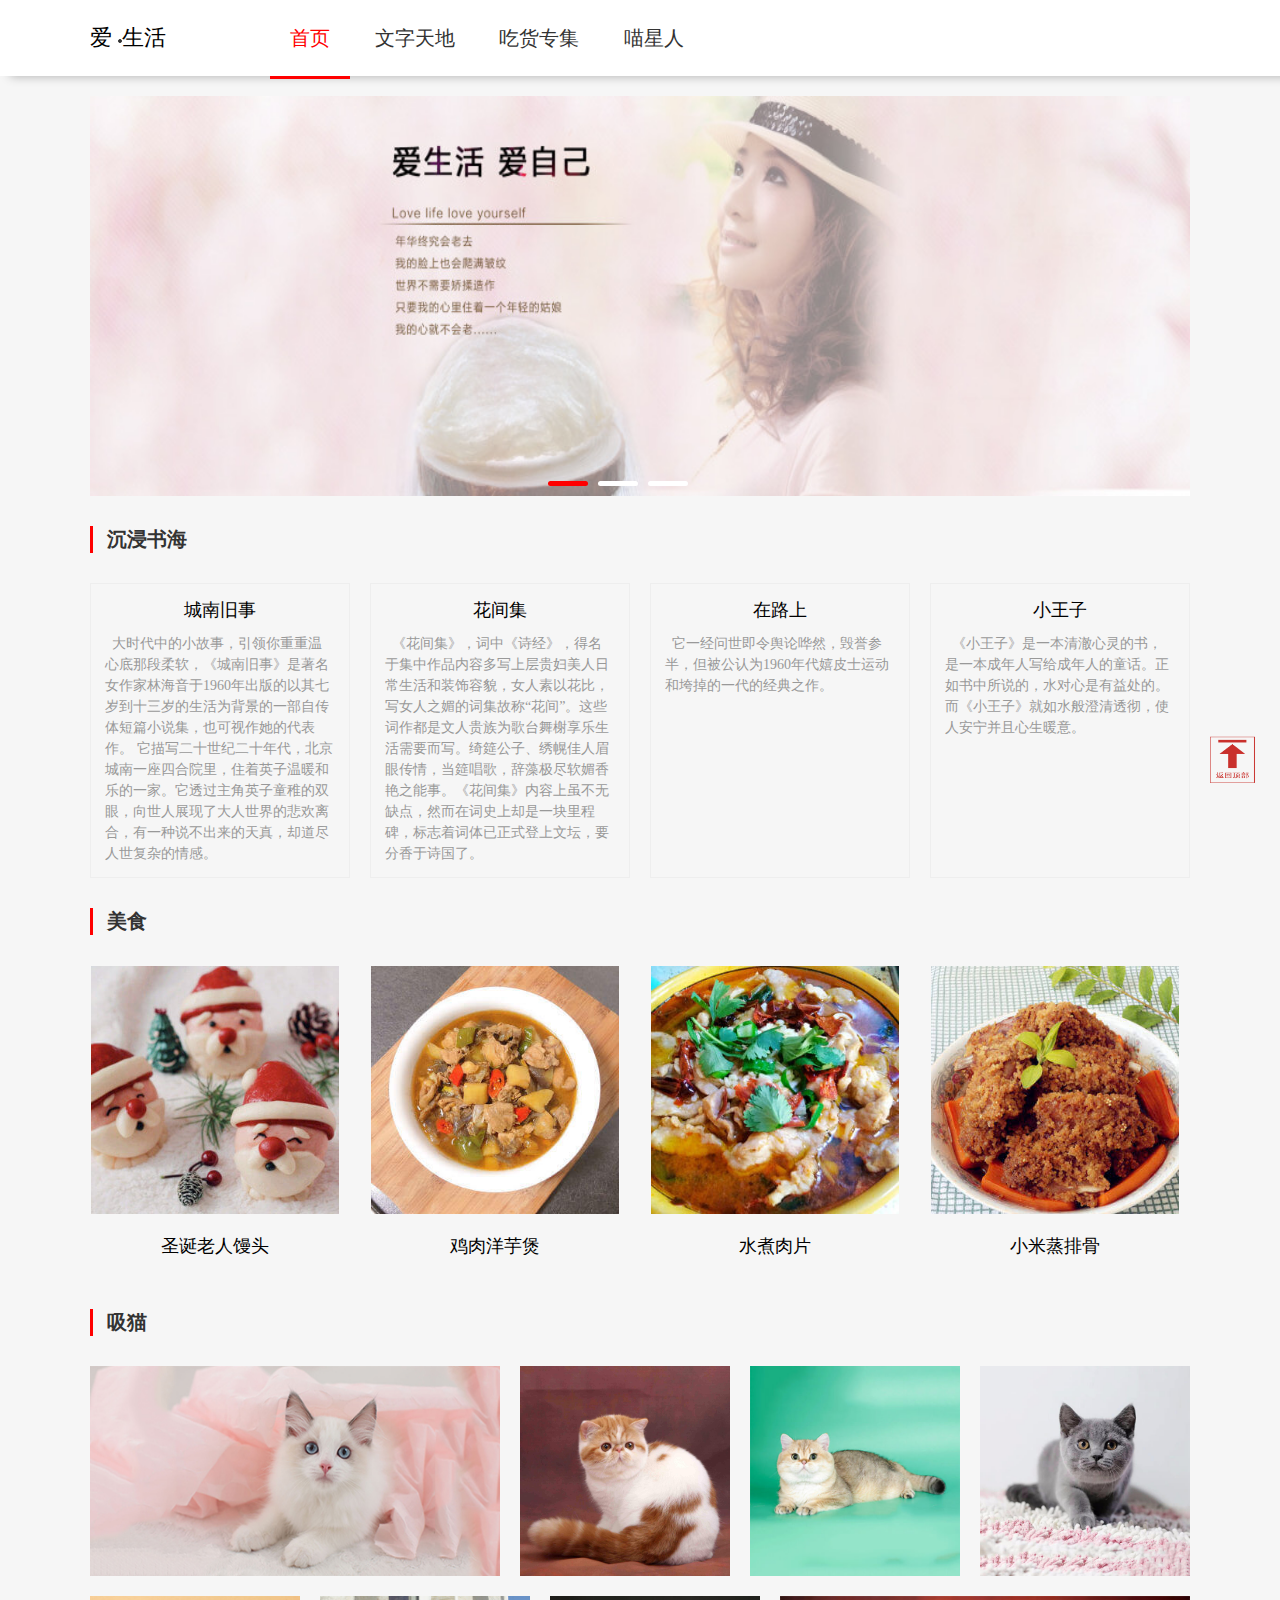
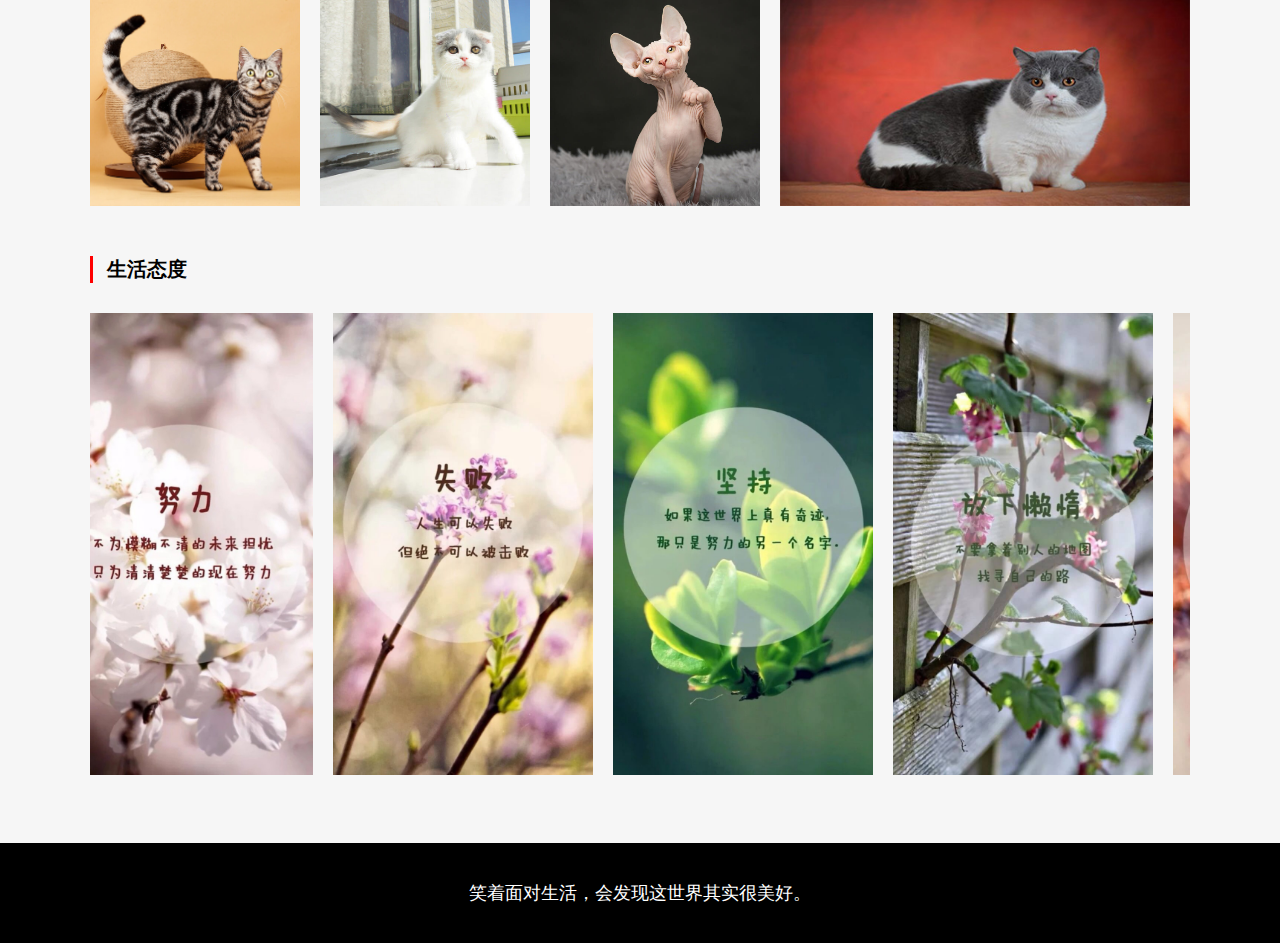
<file: homework/index.html>
<!DOCTYPE html>
<html lang="en">
<head>
  <meta charset="UTF-8">
  <meta name="viewport" content="width=device-width, initial-scale=1.0">
  <meta http-equiv="X-UA-Compatible" content="ie=edge">
  <link rel="stylesheet" href="css/base.css">
  <link rel="stylesheet" href="css/index.css">
  <title>爱生活</title>
</head>
<body>
  <div class="index" id="top">
    <!-- 导航 -->
    <div class="header_c">
      <div class="header m0">
          <div class="line life">爱 <i></i>生活</div>
        <ul class="nav line">
          <li><a href="#" style="color:red;border-bottom:3px solid red">首页</a></li>
          <li><a href="book.html">文字天地</a></li>
          <li><a href="food.html">吃货专集</a></li>
          <li><a href="cat.html">喵星人</a></li>
        </ul>
      </div>
    </div>
    <!-- 中间内容 -->
    <!-- 轮播图 -->
    <div class="all m0" id='box'>
      <div class="screen">
        <ul>
          <li><img src="images/index/banner2.jpg" alt="图片"/></li>
          <li><img src="images/index/banner1.jpg" alt="图片"/></li>
          <li><img src="images/index/banner3.jpg" alt="图片"/></li>
        </ul>
        <ol></ol>
      </div>
      <div id="arr">
        <span id="left">&lt;</span>
        <span id="right">&gt;</span>
      </div>
    </div>
    <h3 class="title wm">
      <a href="book.html" title="沉浸书海" >沉浸书海</a>
    </h3>
    <ul class="wm book">
      <li>
        <p>城南旧事</p>
        <span>
          &nbsp;&nbsp;大时代中的小故事，引领你重重温心底那段柔软，《城南旧事》是著名女作家林海音于1960年出版的以其七岁到十三岁的生活为背景的一部自传体短篇小说集，也可视作她的代表作。 它描写二十世纪二十年代，北京城南一座四合院里，住着英子温暖和乐的一家。它透过主角英子童稚的双眼，向世人展现了大人世界的悲欢离合，有一种说不出来的天真，却道尽人世复杂的情感。
        </span>
      </li><li>
        <p>花间集</p>
        <span>
          &nbsp;&nbsp;《花间集》，词中《诗经》，得名于集中作品内容多写上层贵妇美人日常生活和装饰容貌，女人素以花比，写女人之媚的词集故称“花间”。这些词作都是文人贵族为歌台舞榭享乐生活需要而写。绮筵公子、绣幌佳人眉眼传情，当筵唱歌，辞藻极尽软媚香艳之能事。《花间集》内容上虽不无缺点，然而在词史上却是一块里程碑，标志着词体已正式登上文坛，要分香于诗国了。
        </span>
      </li><li>
        <p>在路上</p>
        <span>
          &nbsp;&nbsp;它一经问世即令舆论哗然，毁誉参半，但被公认为1960年代嬉皮士运动和垮掉的一代的经典之作。
        </span>
      </li><li>
          <p>小王子</p>
          <span>
            &nbsp;&nbsp;《小王子》是一本清澈心灵的书，是一本成年人写给成年人的童话。正如书中所说的，水对心是有益处的。而《小王子》就如水般澄清透彻，使人安宁并且心生暖意。 
          </span>
        </li>
    </ul>
    <h3 class="title wm">
      <a href="food.html" title="美食">美食</a>
    </h3>
    <ul class="food wm">
      <li>
        <img src="images/index/f-1.jpg" alt="图片">
        <p>
          圣诞老人馒头
        </p>
      </li><li>
        <img src="images/index/f-2.jpg" alt="图片">
        <p>
          鸡肉洋芋煲
        </p>
      </li><li>
        <img src="images/index/f-6.jpg" alt="图片">
        <p>
          水煮肉片
        </p>
      </li><li>
        <img src="images/index/f-4.jpg" alt="图片">
        <p>
          小米蒸排骨
        </p>
      </li>
    </ul>
    <h3 class="title wm">
      <a href="cat.html" title="吸猫">吸猫</a>
    </h3>
    <ul class="wm cat">
      <li class="m_1 mc">
        <img src="images/index/m-1.jpg" alt="圖片"/>
        <p class="name">
          布偶猫
        </p>
      </li><li class="m_2 mc">
        <img src="images/index/m-2.jpg" alt="圖片"/>
        <p class="name">
          加菲猫
        </p>
      </li><li class="m_2 mc">
        <img src="images/index/m-3.jpg" alt="圖片"/>
        <p class="name">
          银渐层
        </p>
      </li><li class="m_2 mc" style="margin-right:0px">
        <img src="images/index/m-4.jpg" alt="圖片"/>
        <p class="name">
          英短蓝猫
        </p>
      </li><li class="m_2 mc">
        <img src="images/index/m-5.jpg" alt="圖片"/>
        <p class="name">
          美国短毛猫
        </p>
      </li><li class="m_2 mc">
        <img src="images/index/m-6.jpg" alt="圖片"/>
        <p class="name">
          苏格兰折耳貓
        </p>
      </li><li class="m_2 mc">
        <img src="images/index/m-7.jpg" alt="圖片"/>
        <p class="name">
          无毛猫
        </p>
      </li><li class="m_1 mc" style="margin-right:0px">
        <img src="images/index/m-8.jpg" alt="圖片"/>
        <p class="name">
          曼基康短脚猫
        </p>
      </li>
    </ul>
    <h3 class="title wm">
      生活态度
    </h3>
    <!-- 无缝轮播图 -->
    <div class="box" id="screen1">
      <ul>
        <li> <img src="images/index/1-1.jpg" alt="图片"/></li>
        <li> <img src="images/index/1-2.jpg" alt="图片"/></li>
        <li> <img src="images/index/1-3.jpg" alt="图片"/></li>
        <li> <img src="images/index/1-4.jpg" alt="图片"/></li>
        <li> <img src="images/index/1-5.jpg" alt="图片"/></li>
        <li> <img src="images/index/1-6.jpg" alt="图片"/></li>
        <li> <img src="images/index/1-7.jpg" alt="图片"/></li>
        <li> <img src="images/index/1-8.jpg" alt="图片"/></li>
        <li> <img src="images/index/1-1.jpg" alt="图片"/></li>
        <li> <img src="images/index/1-2.jpg" alt="图片"/></li>
        <li> <img src="images/index/1-3.jpg" alt="图片"/></li>
        <li> <img src="images/index/1-4.jpg" alt="图片"/></li>
      </ul>
    </div>
    <!-- 底部 -->
    <a href="#top">
      <img class="c_top wm" src="images/index/top.jpg">
    </a>
    <div class="all_bottom">
      笑着面对生活，会发现这世界其实很美好。
    </div>
  </div>
<script src="js/public.js"></script>
<script src="js/index.js"></script>
</body>
</html>
</file>
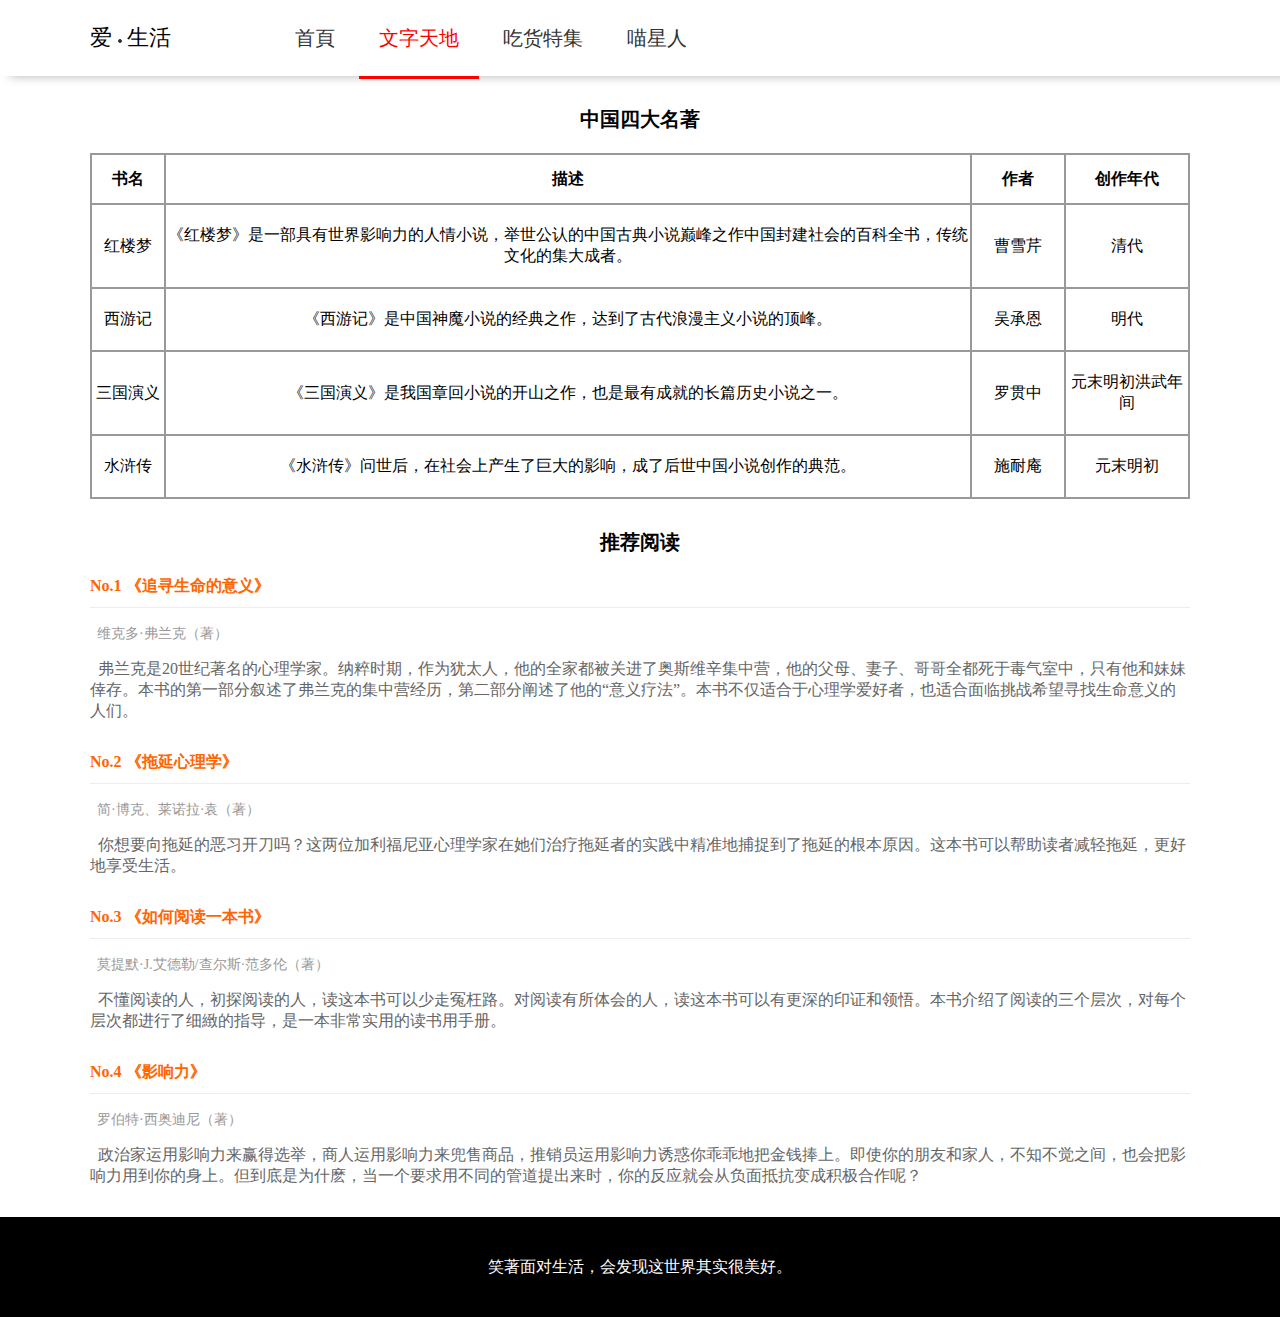
<file: homework/book.html>
<!DOCTYPE html>
<html lang="en">
<head>
  <meta charset="UTF-8">
  <meta name="viewport" content="width=device-width, initial-scale=1.0">
  <meta http-equiv="X-UA-Compatible" content="ie=edge">
  <link rel="stylesheet" href="css/base.css">
  <link rel="stylesheet" href="css/book.css">
  <title>爱生活-阅读</title>
</head>
<body>
  <div>
    <!-- 导航 -->
    <div class="header_c">
        <div class="header m0">
            <div class="line life">爱 <i></i> 生活</div>
            <ul class="nav line">
                <li><a href="index.html">首頁</a></li>
                <li><a href="#" style="color:red;border-bottom:3px solid red">文字天地</a></li>
                <li><a href="food.html" >吃货特集</a></li>
                <li><a href="cat.html" >喵星人</a></li>
            </ul>
        </div>
    </div>
    <div class="book wm">
        <table border="1" bordercolor="#999"  cellspacing="0" align="center">
            <caption class="title">中国四大名著</caption>
            <thead>
                <tr height="50px" >
                    <th width="70px">书名</th>
                    <th>描述</th>
                    <th width="90px">作者</th>
                    <th width="120px">创作年代</th>
                </tr>
            </thead>
            <tbody>
                <tr align="center">
                    <td>
                        红楼梦
                    </td>
                    <td>
                        《红楼梦》是一部具有世界影响力的人情小说，举世公认的中国古典小说巅峰之作中国封建社会的百科全书，传统文化的集大成者。
                    </td>
                    <td>
                        曹雪芹
                    </td>
                    <td>
                        清代
                    </td>
                </tr>
                <tr align="center">
                    <td>
                        西游记
                    </td>
                    <td>
                        《西游记》是中国神魔小说的经典之作，达到了古代浪漫主义小说的顶峰。
                    </td>
                    <td>
                        吴承恩
                    </td>
                    <td>
                        明代
                    </td>
                </tr>
                <tr align="center">
                    <td>
                        三国演义
                    </td>
                    <td>
                        《三国演义》是我国章回小说的开山之作，也是最有成就的长篇历史小说之一。
                    </td>
                    <td>
                        罗贯中
                    </td>
                    <td>
                        元末明初洪武年间
                    </td>
                </tr>
                <tr align="center">
                        <td>
                            水浒传
                        </td>
                        <td>
                        《水浒传》问世后，在社会上产生了巨大的影响，成了后世中国小说创作的典范。
                        </td>
                        <td>
                            施耐庵
                        </td>
                        <td>
                            元末明初
                        </td>
                    </tr>
            </tbody>

        </table>
        <h3 class="title">推荐阅读</h3>
        <ol>
            <li>
                <p>
                    <span>No.1</span> 《追寻生命的意义》
                </p>
                <i>&nbsp;&nbsp;维克多·弗兰克（著）</i>
                <div>
                    &nbsp;&nbsp;弗兰克是20世纪著名的心理学家。纳粹时期，作为犹太人，他的全家都被关进了奥斯维辛集中营，他的父母、妻子、哥哥全都死于毒气室中，只有他和妹妹倖存。本书的第一部分叙述了弗兰克的集中营经历，第二部分阐述了他的“意义疗法”。本书不仅适合于心理学爱好者，也适合面临挑战希望寻找生命意义的人们。
                </div>
            </li>
            <li>
                <p>
                    <span>No.2</span> 《拖延心理学》
                </p>
                <i>&nbsp;&nbsp;简·博克、莱诺拉·袁（著）</i>
                <div>
                    &nbsp;&nbsp;你想要向拖延的恶习开刀吗？这两位加利福尼亚心理学家在她们治疗拖延者的实践中精准地捕捉到了拖延的根本原因。这本书可以帮助读者减轻拖延，更好地享受生活。
                </div>
            </li>
            <li>
                <p>
                    <span>No.3</span> 《如何阅读一本书》
                </p>
                <i>&nbsp;&nbsp;莫提默·J.艾德勒/查尔斯·范多伦（著）</i>
                <div>
                    &nbsp;&nbsp;不懂阅读的人，初探阅读的人，读这本书可以少走冤枉路。对阅读有所体会的人，读这本书可以有更深的印证和领悟。本书介绍了阅读的三个层次，对每个层次都进行了细緻的指导，是一本非常实用的读书用手册。
                </div>
            </li>
            <li>
                <p>
                    <span>No.4</span> 《影响力》
                </p>
                <i>&nbsp;&nbsp;罗伯特·西奥迪尼（著）</i>
                <div>
                    &nbsp;&nbsp;政治家运用影响力来赢得选举，商人运用影响力来兜售商品，推销员运用影响力诱惑你乖乖地把金钱捧上。即使你的朋友和家人，不知不觉之间，也会把影响力用到你的身上。但到底是为什麽，当一个要求用不同的管道提出来时，你的反应就会从负面抵抗变成积极合作呢？
                </div>
            </li>
        </ol>
    </div>
    <div class="all_bottom">
        笑著面对生活，会发现这世界其实很美好。
        </div>
  </div>


</body>
</html>
</file>
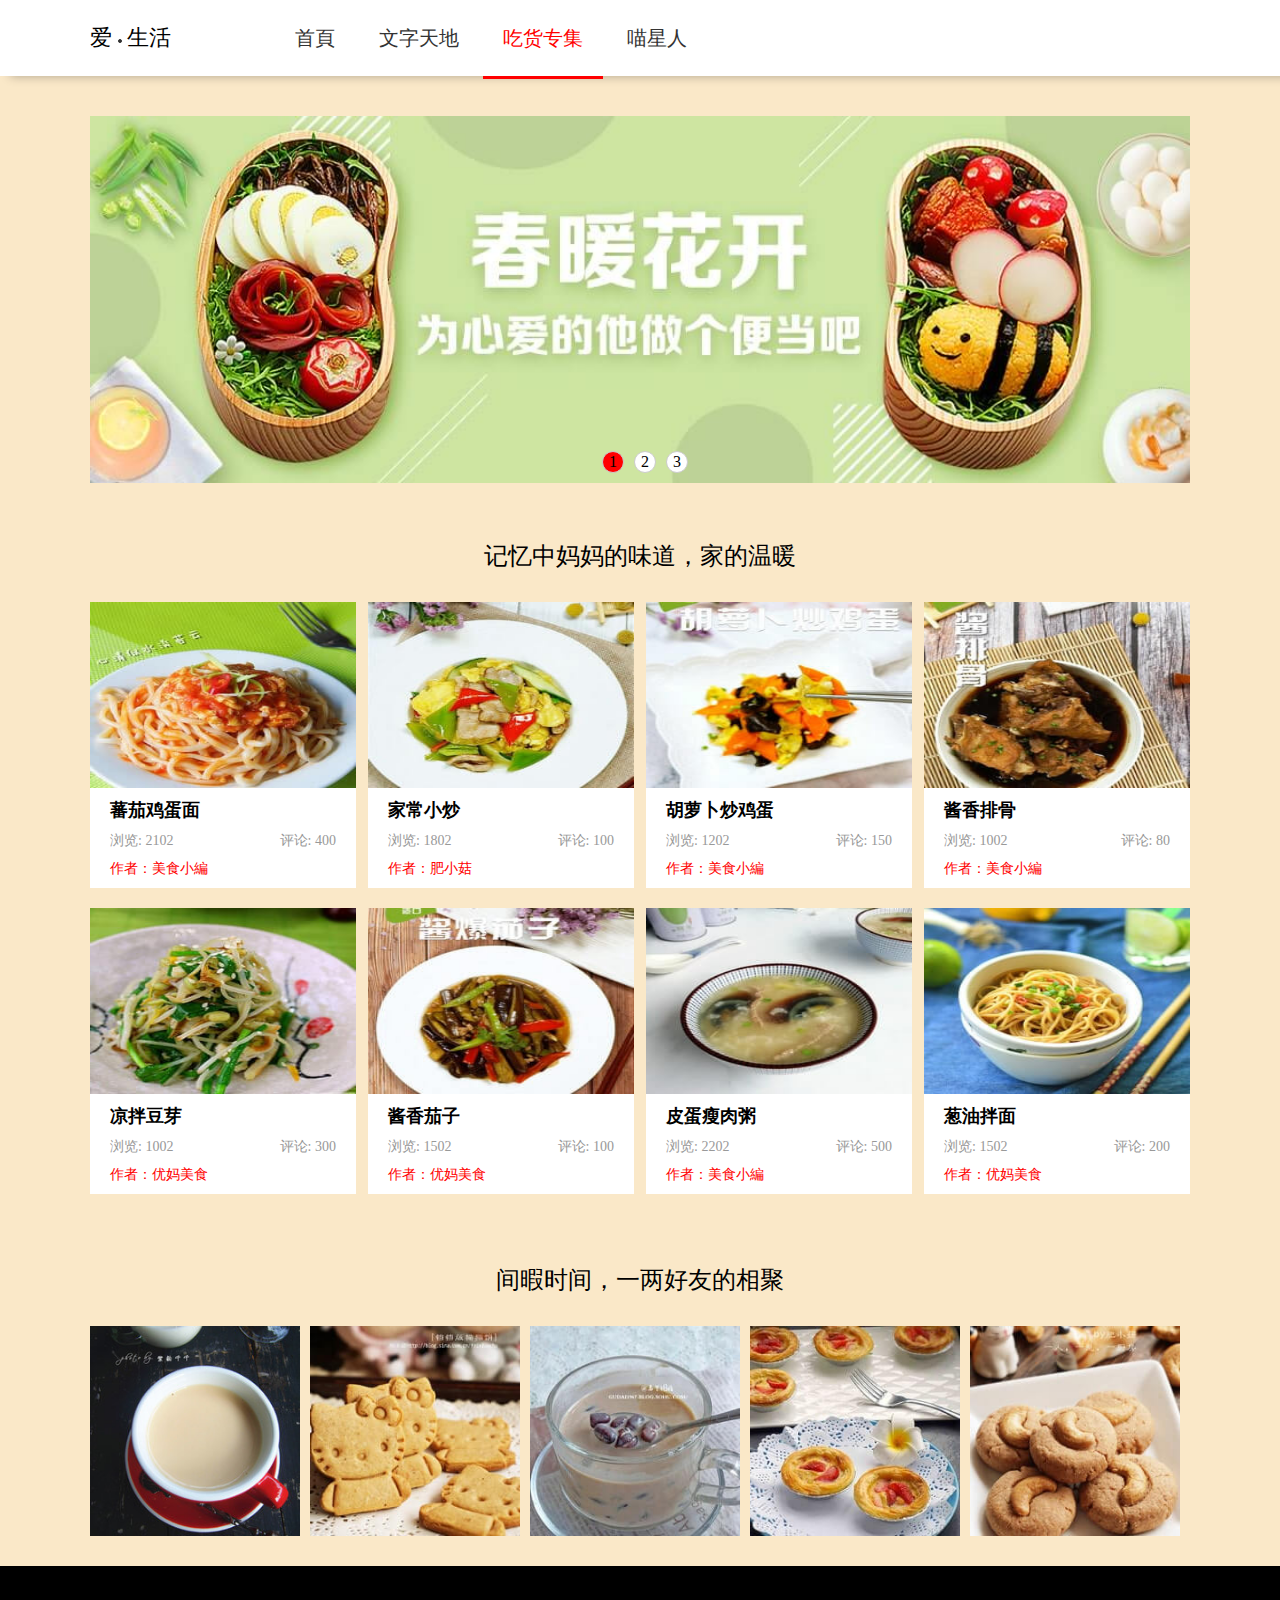
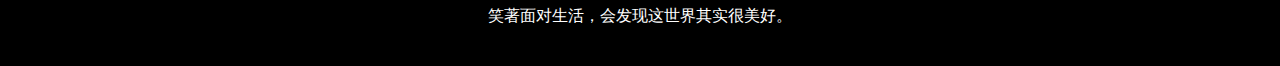
<file: homework/food.html>
<!DOCTYPE html>
<html lang="en">
<head>
  <meta charset="UTF-8">
  <meta name="viewport" content="width=device-width, initial-scale=1.0">
  <meta http-equiv="X-UA-Compatible" content="ie=edge">
  <link rel="stylesheet" href="css/base.css">
  <link rel="stylesheet" href="css/food.css">
  <title>爱生活-美食</title>
</head>
<body>
  <div class="food">
    <!-- 導航 -->
    <div class="header_c">
        <div class="header m0">
            <div class="line life">爱 <i></i> 生活</div>
            <ul class="nav line">
                <li><a href="index.html">首頁</a></li>
                <li><a href="book.html">文字天地</a></li>
                <li><a href="#" style="color:red;border-bottom:3px solid red">吃货专集</a></li>
                <li><a href="cat.html">喵星人</a></li>
            </ul>
        </div>
    </div>
    <div>
        <!-- 輪播圖 -->
        <div class="all m0" id='box'>
            <div class="screen">
                <ul>
                    <li><img src="images/food/lb-1.jpg" alt="图片"/></li>
                    <li><img src="images/food/lb-2.jpg" alt="图片"/></li>
                    <li><img src="images/food/lb-3.jpg" alt="图片"/></li>
                </ul>
                <ol></ol>
            </div>
            <div id="arr">
                <span id="left">&lt;</span>
                <span id="right">&gt;</span>
            </div>
        </div>
        <div class="mom wm">
            <h3>记忆中妈妈的味道，家的温暖</h3>
            <ul>
                <li>
                    <img class="pic" src="images/food/1-6.jpg" alt=""/>
                    <div class="detail">
                        <p>蕃茄鸡蛋面</p>
                        <div class="mark">
                            <span>浏览: 2102 </span>
                            <span>评论: 400 </span>
                        </div>
                        <div class="auther">作者：美食小編</div>
                    </div>
                </li><li>
                    <img class="pic" src="images/food/1-1.jpg" alt=""/>
                    <div class="detail">
                        <p>家常小炒</p>
                        <div class="mark">
                            <span>浏览: 1802 </span>
                            <span>评论: 100 </span>
                        </div>
                        <div class="auther">作者：肥小菇</div>
                    </div>
                </li><li>
                    <img class="pic" src="images/food/1-2.jpg" alt=""/>
                    <div class="detail">
                        <p>胡萝卜炒鸡蛋</p>
                        <div class="mark">
                            <span>浏览: 1202 </span>
                            <span>评论: 150 </span>
                        </div>
                        <div class="auther">作者：美食小編</div>
                    </div>
                </li><li>
                    <img class="pic" src="images/food/1-3.jpg" alt=""/>
                    <div class="detail">
                        <p>酱香排骨</p>
                        <div class="mark">
                            <span>浏览: 1002 </span>
                            <span>评论: 80 </span>
                        </div>
                        <div class="auther">作者：美食小編</div>
                    </div>
                </li><li>
                        <img class="pic" src="images/food/1-8.jpg" alt=""/>
                        <div class="detail">
                            <p>凉拌豆芽</p>
                            <div class="mark">
                                <span>浏览: 1002 </span>
                                <span>评论: 300 </span>
                            </div>
                            <div class="auther">作者：优妈美食</div>
                        </div>
                    </li><li>
                    <img class="pic" src="images/food/1-4.jpg" alt=""/>
                    <div class="detail">
                        <p>酱香茄子</p>
                        <div class="mark">
                            <span>浏览: 1502 </span>
                            <span>评论: 100 </span>
                        </div>
                        <div class="auther">作者：优妈美食</div>
                    </div>
                </li><li>
                    <img class="pic" src="images/food/1-5.jpg" alt=""/>
                    <div class="detail">
                        <p>皮蛋瘦肉粥</p>
                        <div class="mark">
                            <span>浏览: 2202 </span>
                            <span>评论: 500 </span>
                        </div>
                        <div class="auther">作者：美食小編</div>
                    </div>
                </li><li>
                    <img class="pic" src="images/food/1-7.jpg" alt=""/>
                    <div class="detail">
                        <p>葱油拌面</p>
                        <div class="mark">
                            <span>浏览: 1502 </span>
                            <span>评论: 200 </span>
                        </div>
                        <div class="auther">作者：优妈美食</div>
                    </div>
                </li>
            </ul>
        </div>
        <div class="time wm">
            <h3>间暇时间，一两好友的相聚</h3>
            <ul>
                <li>
                    <img class="pic" src="images/food/3-1.jpg" alt="图片"/>
                    <div class="word">奶茶</div>
                </li><li>
                    <img class="pic" src="images/food/3-2.jpg" alt="图片"/>
                    <div class="word">猫猫餅</div>
                </li><li>
                    <img class="pic" src="images/food/3-3.jpg" alt="图片"/>
                    <div class="word">红豆奶茶</div>
                </li><li>
                    <img class="pic" src="images/food/3-4.jpg" alt="图片"/>
                    <div class="word">草莓蛋挞</div>
                </li><li>
                    <img class="pic" src="images/food/3-5.jpg" alt="图片"/>
                    <div class="word">奶茶椰蓉腰果酥</div>
                </li>
            </ul>
        </div>
    </div>
    <div class="all_bottom">
        笑著面对生活，会发现这世界其实很美好。
    </div>
  </div>
  <script src="js/food.js"></script>

</body>
</html>
</file>
<file: homework/css/base.css>
a, b, body, center, dd, del, div, dl, font, form, h1, h2, h3, h4, h5, h6, html, i, img, li, ol, p, span, strong, u, ul {
  margin: 0;
  padding: 0;
}
button, html input[type=button], input[type=submit] {
  -webkit-apperance: button;
  cursor: pointer
}
ol, ul, li, dl, dt, dd {
  list-style: none;
  margin: 0;
  padding: 0;
}
img {
  border: 0;
  vertical-align: middle;
}
.fl {
  float: left
}
.fr {
  float: right
}
.hide {
  display: none
}
.clearfix:after {
  content: ".";
  display: block;
  height: 0;
  clear: both;
  visibility: hidden;
}
a {
  color: #333;
  text-decoration: none;
}
.tc{
  text-align: center;
}
.m0{
  margin: 0 auto;
}
.line{
  display:inline-block;
}
/* 导航公共样式 */
.header_c{
  height: 76px;
  line-height: 76px;
  box-shadow: 10px 0px 10px rgba(0,0,0,0.3);
  background-color: #fff;
}
.life{
  font-size: 22px;
}
.life i{
  display: inline-block;
  width: 2px;
  height: 2px;
  border-radius: 2px;
  border: 1px solid #333;
  color: #333;
  background: #333;
  line-height: 60px;
  position: relative;
  top:-2px;
}
 .header{
  width: 1100px;
}
.header_c li{
  display: inline-block;
  font-size: 20px;
}
.header_c .nav{
  margin-left: 100px;
}
/* .header_c .nav li{
  padding: 0 20px;
} */
.header_c .nav li a{
  display: inline-block;
  padding: 0 20px;
}
.header_c .nav li a:hover{
  color: red;
}
.wm{
  width: 1100px;
  margin: 0 auto;
}
.all_bottom{
  height: 100px;
  line-height: 100px;
  color: #fff;
  text-align: center;
  background-color: black;
  margin-top: 30px;
}
</file>
<file: homework/css/index.css>
.index{
  font-size: 18px;
  background-color: #f6f6f6;
}
.all {
  width: 1100px;
  height: 400px;
  position: relative;
  padding-top:20px;
}
.screen {
  width: 1100px;
  height: 400px;
  overflow: hidden;
  position: relative;
}

.screen li {
  width: 1100px;
  height: 400px;
  overflow: hidden;
  float: left;
}
.screen li img{
  width: 100%;
  height: 400px;
}
.screen ul {
  position: absolute;
  left: 0;
  top: 0px;
  width: 6000px;
}

.all ol {
  position: absolute;
  right: 502px;
  bottom: 10px;
  line-height: 20px;
  text-align: center;
}
.all ol:hover {
  cursor: pointer;
}

.all ol li {
  float: left;
  width: 40px;
  height: 5px;
  border-radius: 5px;
  background: #fff;
  margin-left: 10px;
  cursor: pointer;
}

.all ol li.current {
  background: red;
}
#arr {
  opacity: 0;
}
#arr span {

  text-align: center;
  width: 40px;
  height: 40px;
  border-radius: 40px;
  font: 30px Simsun;
  position: absolute;
  left: 10px;
  top: 50%;
  margin-top: -35px;
  cursor: pointer;
  font-family: '黑体';
  color: #fff;
  background: rgba(0,0,0,0.5);
  line-height: 40px;
}
#arr #right {
  right: 10px;
  left: auto;
}
h3{
  border-left: 3px solid red;
  font-size: 20px;
  padding-left:14px;
  box-sizing: border-box;
}

.box {
  width: 1100px;
  height: 500px;
  margin: 0 auto;
  position: relative;
  overflow: hidden;
}
.box ul li {
  width: 260px;
  float: left;
  margin-right: 20px;

}
.box ul li img{
  width: 260px;
}
/* .box ul li img:nth-child(4n){
  margin-right: 0;
} */
.box ul {
  width: 3500px;
  position: absolute;
  left: 0;
  top: 0;
}
.title{
  margin-top: 30px;
  margin-bottom: 30px;
  cursor: pointer;
}
/* 舞蹈样式 */
.dance li{
  width: 270px;
  height: 180px;
  display: inline-block;
  margin-right: 5px;
  overflow: hidden;
}
.dance li img{
  width: 270px;
  height: 180px;
}
.dance img:hover{
  cursor: pointer;
  transform: scale(1.05);
  transition: transform .5s ease-in-out
}
/* 古筝样式 */
.gu_zheng li{
  width: 250px;
  height: 250px;
  margin-right: 32px;
  display: inline-block;
}
.gu_zheng li:nth-child(4){
  margin-right: 0;
}
.gu_zheng li:hover {
  cursor: pointer;
  animation: rotation 3s linear infinite;
}
@keyframes rotation{
  from {transform: rotate(0deg)}
  to {transform: rotate(360deg)}
}
.gu_zheng li img{
  width: 100%;
  height: 100%;
}
/* 图书样式 */
.book{
  display: flex;
}
.book li{
  width: 260px;
  display: inline-block;
  padding: 14px;
  box-sizing: border-box;
  border: 1px solid #eee;
  margin-right: 20px;
}
.book li:nth-child(4){
  margin-right: 0;
}
.book li:hover{
  cursor: pointer;
  box-shadow: 1px 1px 4px 4px #eee;
}
.book li p{
  text-align: center;
  font-size: 18px;
  font-weight: 500;
  margin-bottom: 10px;
}
.book li span{
  color: #999;
  font-size: 14px;
}
/* 美食样式 */
.food li{
  display: inline-block;
  width: 250px;
  margin-right: 30px;
  text-align: center;
  box-sizing: border-box;
  border: 1px solid transparent;
}
.food li:nth-child(4n){
  margin-right: 0;
}
.food li p{
  margin-top: 20px;
  margin-bottom: 20px;
}
.food li img{
  width: 248px;
  height: 248px;
}
.food li:hover{
  cursor: pointer;
  border: 1px solid red;
}
/* 吸猫样式 */
.cat .mc{
  position: relative;
  height: 210px;
  display: inline-block;
}
.cat .m_1{
  width: 410px;
  margin-right: 20px;
}
.cat .m_2{
  width: 210px;
  margin-bottom: 20px;
  margin-right: 20px;
}
.cat .mc img{
  width: 100%;
  height: 100%;
}
.cat .mc .name{
  position: absolute;
  top: 0;
  left: 0;
  width: 100%;
  height: 100%;
  text-align: center;
  color: #fff;
  padding-top: 100px;
  box-sizing: border-box;
  opacity: 0;
  cursor: pointer;
}
.cat .mc .name:hover{
  background-color: rgba(0,0,0,0.5);
  /* opacity: 1; */
  animation:mymove 1s infinite;
}
@keyframes mymove{
  from {opacity: 0;}
  to {opacity: 1;}
}

.c_top{
  position: fixed;
  bottom: 110px;
  right: 20px;
  width: 60px;
  height: 60px;
}
</file>
<file: homework/css/book.css>
.title{
  text-align: center;
  margin-bottom: 20px;
  margin-top: 30px;
  font-size: 20px;
  font-weight: 600;
}
td{
  padding: 20px 0;
}
tr:hover{
  cursor: pointer;
  background-color: #eee;
}
ol li{
  margin-bottom: 30px;
}
ol li:hover p{
  cursor: pointer;
  text-decoration: underline;
}
ol li p{
  color: #ff6600;
  font-weight: 600;
  padding-bottom:10px;
  border-bottom:1px solid #eee;
  margin-bottom: 16px;
}
ol li span{
  font-weight: 600;
}
ol li i{
  color: #999;
  font-size: 14px;
  font-style:normal;
}
ol li div{
  margin-top: 16px;
  font-size: 16px;
  color: #666;
}
</file>
<file: homework/css/food.css>
.food{
  background-color: #fae8c8;
}
.all {
  width: 1100px;
  height: 367px;
  padding: 7px;
  position: relative;
  padding-top:40px;
}

.screen {
  width: 1100px;
  height: 367px;
  overflow: hidden;
  position: relative;
}

.screen li {
  width: 1100px;
  height: 367px;
  overflow: hidden;
  float: left;
}
.screen li img{
  width: 100%;
}
.screen ul {
  position: absolute;
  left: 0;
  top: 0px;
  width: 6000px;
}

.all ol {
  position: absolute;
  right: 502px;
  bottom: 10px;
  line-height: 20px;
  text-align: center;
}

.all ol li {
  float: left;
  width: 20px;
  height: 20px;
  border-radius: 20px;
  background: #fff;
  border: 1px solid #ccc;
  margin-left: 10px;
  cursor: pointer;
}

.all ol li.current {
  background: red;
}

#arr {
  opacity: 0;
}

#arr span {
  font: 70px Simsun;
  position: absolute;
  left: -80px;
  top: 50%;
  margin-top: -35px;
  cursor: pointer;
  font-family: '黑体';
  color: #999;
  padding-right:56px;
}
#arr span:hover{
  color: #333;
}
#arr #right {
  right: -80px;
  left: auto;
  padding-right:0;
  padding-left:56px;
}
/* 妈妈味道的样式 */
h3{
  margin-top: 50px;
  margin-bottom: 30px;
  font-weight:400 ;
  font-size: 24px;
  text-align: center;
}
.mom ul li{
  width: 266px;
  background-color: #fff;
  display: inline-block;
  margin-left: 0;
  margin-right: 12px;
  margin-bottom: 20px;
}
.mom ul li:nth-child(4n){
  margin-right: 0;
}
.mom ul li img{
  width: 100%;
  height: 186px;
}
.mom ul li p{
  text-align: left;
  padding: 10px 20px;
  font-size:18px;
  font-weight: 600;
}
.mom ul li p:hover{
  text-decoration: underline;
  color: red;
  cursor: pointer;
}
.mom ul li .mark{
  padding: 0 20px;
  display: flex;
  justify-content: space-between;
  align-items: center;
  font-size: 14px;
  color: #999;
}
.mom ul li .auther{
  text-align: left;
  padding: 10px 20px;
  font-size: 14px;
  color: red;
}
.mom ul li:hover{
  box-shadow: rgba(224, 97, 97, 0.298) 0px 10px 20px;
}

/* 闲暇时间样式 */

.time ul li {
  width: 210px;
  height: 210px;
  display: inline-block;
  margin-right: 10px;
  position: relative;
}
.time ul li:hover{
 cursor: pointer;
}
.time ul li:hover .word{
  opacity: 1;
}
.time ul li img{
  width: 100%;
  height: 100%;
}
.time ul li .word{
  position: absolute;
  bottom: 0;
  background: rgba(0, 0, 0, 0.5);
  font-size: 14px;
  text-align: center;
  height: 30px;
  line-height: 30px;
  color: #fff;
  width: 100%;
  opacity: 0;
}
</file>
